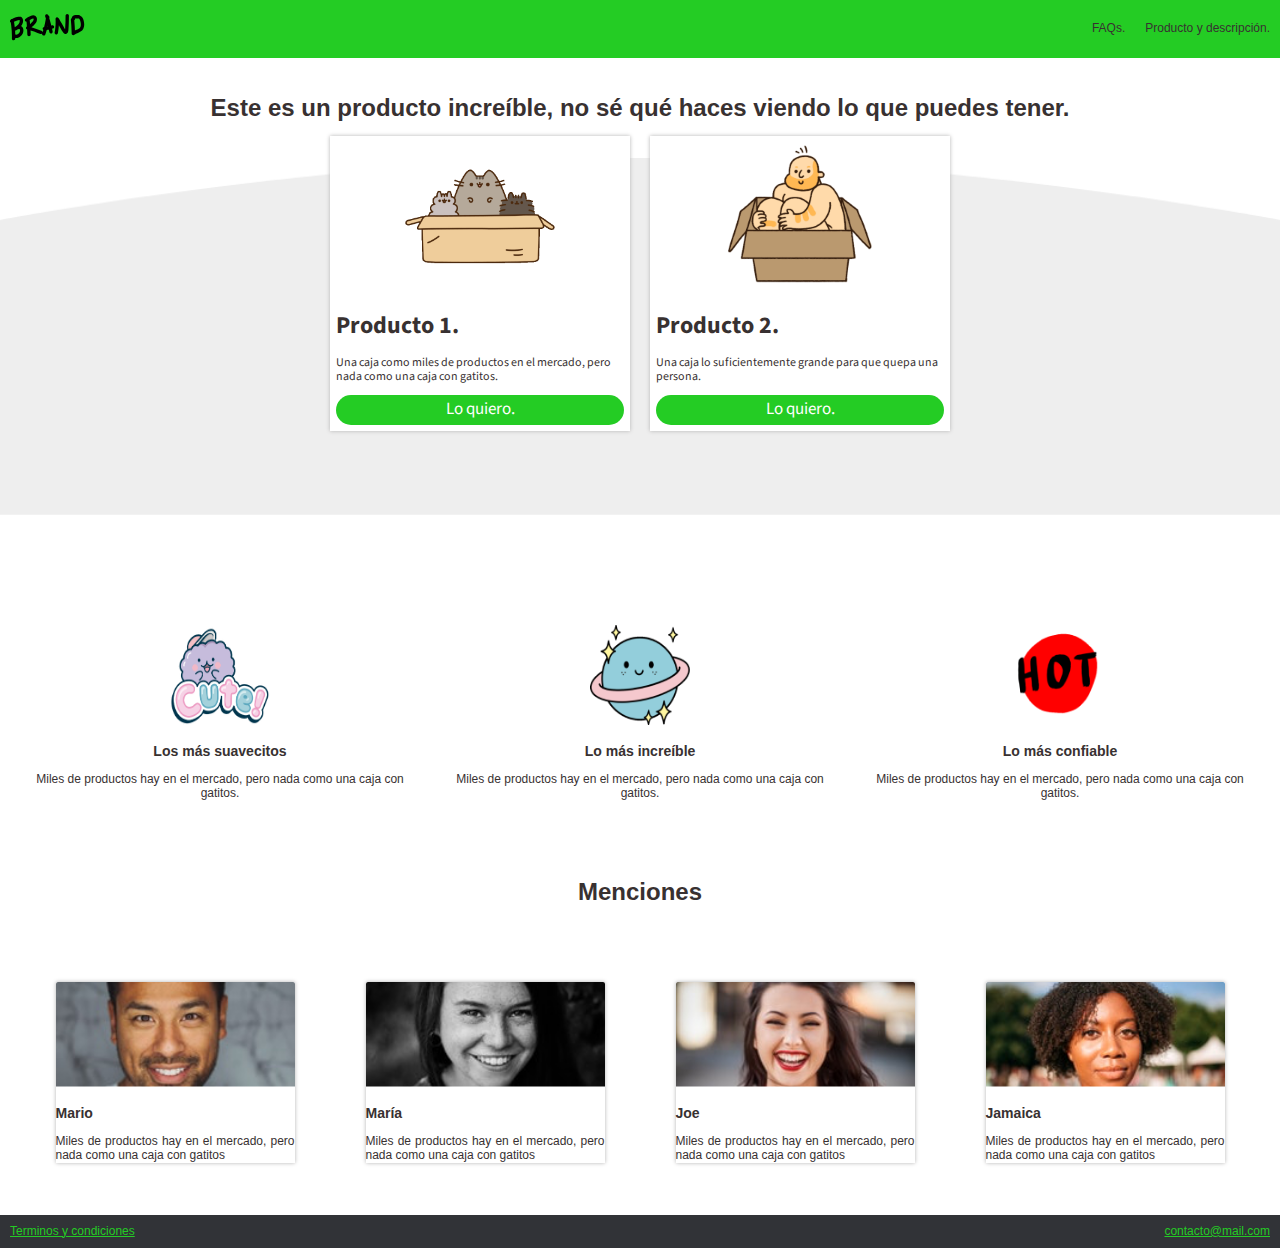
<file: index.html>
<!DOCTYPE html>
<html lang="es">
<head>
    <meta charset="UTF-8">
    <meta name="viewport" content="width=device-width, initial-scale=1.0">
    <meta http-equiv="X-UA-Compatible" content="ie=edge">
    <title>¡Brand! Donde encuentras las mejores cajas con gatitos</title>
    <link rel="stylesheet" href="css/estilos.css">
    <link rel="stylesheet" href="css/normalize.css">
    <link rel="stylesheet" href="css/mobile.css">
    <link rel="stylesheet" href="css/animation.css">
</head>
<body>
    <!-- Inicio Navbar. -->
    <nav class="fadeInDown">
        <div class="brand_image">
            <a href="index.html"><img src="img/logo.png" alt="Logo"></a>
        </div>
        <div class="nav_options">
            <ul>
                <li>
                    <a href="faqs.html">FAQs.</a>
                </li>
                <li>
                    <a href="producto.html">Producto y descripción.</a>
                </li>
            </ul>
        </div>
    </nav>
    <!-- Fin del NavBar. -->
    <!-- Inicio Main Section. -->
    <div class="main_section fadeIn">
        <h1>
            Este es un producto increíble, no sé qué haces viendo lo que puedes tener.
        </h1>
    </div>
    <div class="products">
        <div class="product fadeInUp">
            <div class="content">
                <div class="img_content">
                    <img src="img/box2.png" alt="Caja con gatos.">
                </div>
                <h1>
                    Producto 1.
                </h1>
                <p>Una caja como miles de productos en el mercado, pero nada como una caja con gatitos.</p>
                <button onclick="window.location='venta.html'" class="main_button">Lo quiero.</button>
            </div>
        </div>
        <div class="product fadeInUp">
            <div class="content">
                <div class="img_content">
                        <img src="img/box1.png" alt="Caja para una persona.">
                </div>
                
                <h1>
                    Producto 2.
                </h1>
                <p>Una caja lo suficientemente grande para que quepa una persona.</p>
                <button onclick="window.location='venta.html'" class="main_button">Lo quiero.</button>
            </div>
        </div>
    </div>
    <!-- Fin Main Section. -->
    <!-- Inicio sección de Características. -->
    <div class="Features">
        <div class="Box">
            <div class="box-content">
                    <div class="img-features">
                            <img src="img/cute.png" alt="Lindo" id="img-features">
                    </div>
                    <h3>Los más suavecitos</h3>
                    <p>Miles de productos hay en el mercado, pero nada como una caja con gatitos.</p>

            </div>
        </div>
        <div class="Box">
            <div class="box-content">
                    <div class="img-features">
                            <img src="img/planet.png" alt="Lindo" id="img-features">
                    </div>
                    <h3>Lo más increíble</h3>
                    <p>Miles de productos hay en el mercado, pero nada como una caja con gatitos.</p>

            </div>
        </div>
        <div class="Box">
            <div class="box-content">
                    <div class="img-features">
                            <img src="img/hot.png" alt="Lindo" id="img-features">
                    </div>
                    <h3>Lo más confiable</h3>
                    <p>Miles de productos hay en el mercado, pero nada como una caja con gatitos.</p>
            </div>
        </div>
    </div>
        
    <!-- Fin sección de Características. -->
    <!-- Inicio sección de comentarios -->
    <div class="main_section">
        <h1>Menciones</h1>
    </div>
    <div class="comments">
        <div class="people">
            <div class="people-content">
                <div class="img-people">
                    <img src="img/p1.png" alt="Mario" id="img-people">
                </div>
                <h3>Mario</h3>
            <p>Miles de productos hay en el mercado, pero nada como una caja con gatitos</p>
            </div>
        </div>
        <div class="people">
            <div class="people-content">
                <div class="img-people">
                    <img src="img/p2.png" alt="María" id="img-people">
                </div>
                <h3>María</h3>
            <p>Miles de productos hay en el mercado, pero nada como una caja con gatitos</p>
            </div>
        </div>
        <div class="people">
            <div class="people-content">
                <div class="img-people">
                    <img src="img/p3.png" alt="Joe" id="img-people">
                </div>
                <h3>Joe</h3>
            <p>Miles de productos hay en el mercado, pero nada como una caja con gatitos</p>
            </div>
        </div>
        <div class="people">
            <div class="people-content">
                <div class="img-people">
                    <img src="img/p4.png" alt="Jamaica" id="img-people">
                </div>
                <h3>Jamaica</h3>
            <p>Miles de productos hay en el mercado, pero nada como una caja con gatitos</p>
            </div>
        </div>
    </div>
    <!-- Fin Sección de comentarios. -->
    <!-- Inicio footer -->
    <footer>
        <nav class="footer">
            <div class="footer-options">
                <a href="condiciones.html">Terminos y condiciones</a>
            </div>
            <div class="footer-options">
                <a href="mailto:contacto@mail.com">contacto@mail.com</a>
            </div>
        </nav>
    </footer>
    <!-- Fin footer -->
    <script src="scripts/script.js"></script>
</body>
</html>
</file>
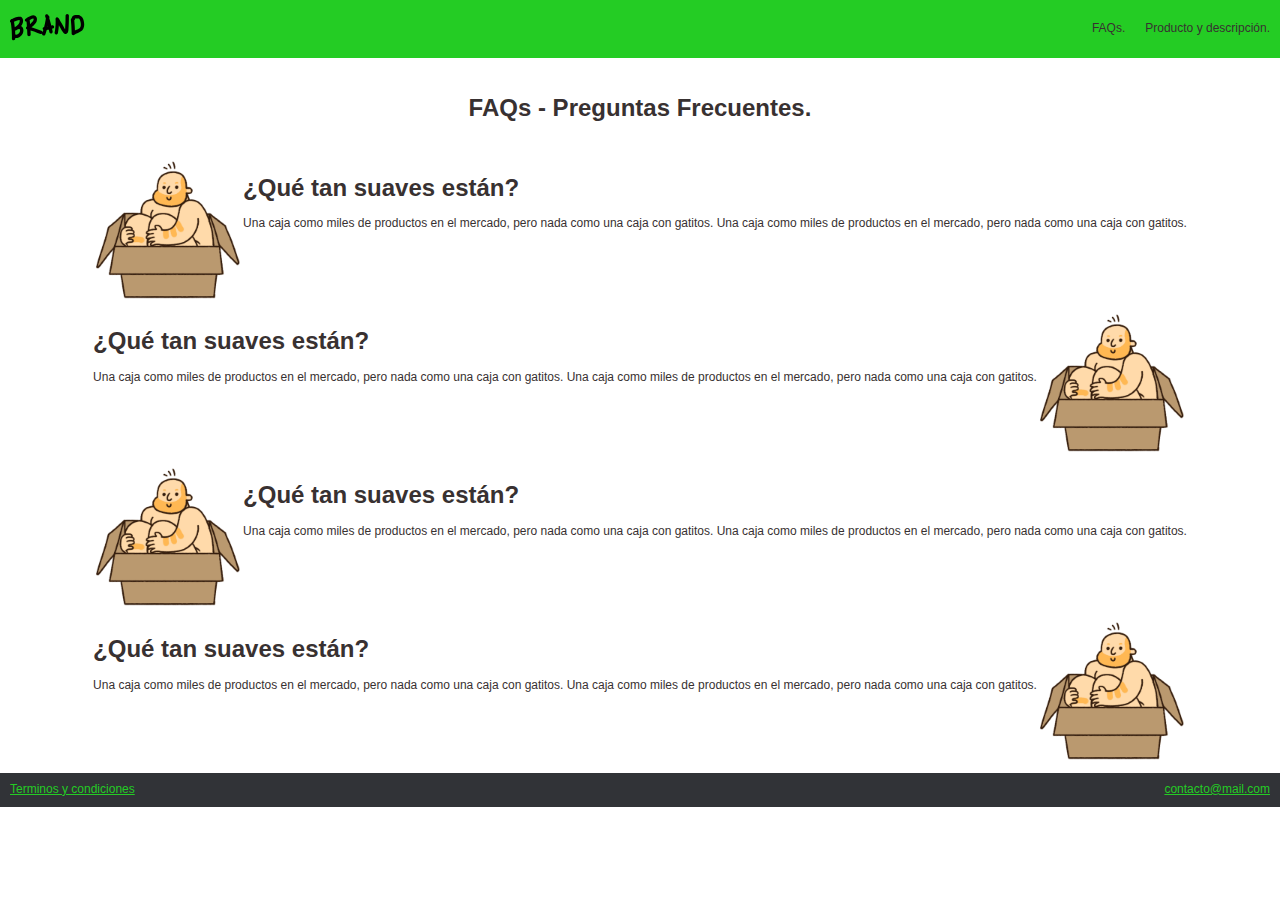
<file: condiciones.html>
<!DOCTYPE html>
<html lang="es">
<head>
    <meta charset="UTF-8">
    <meta name="viewport" content="width=device-width, initial-scale=1.0">
    <meta http-equiv="X-UA-Compatible" content="ie=edge">
    <title>Terminos y condiciones.</title>
    <link rel="stylesheet" href="css/estilos.css">
    <link rel="stylesheet" href="css/normalize.css">
    <link rel="stylesheet" href="css/mobile.css">
    <link rel="stylesheet" href="css/animation.css">
</head>
<body>
    <!-- Inicio Navbar. -->
    <nav class="fadeInDown">
        <div class="brand_image">
            <a href="index.html"><img src="img/logo.png" alt="Logo"></a>
        </div>
        <div class="nav_options">
            <ul>
                <li>
                        <a href="faqs.html">FAQs.</a>
                </li>
                <li>
                        <a href="producto.html">Producto y descripción.</a>
                </li>
            </ul>
        </div>
    </nav>
    <!-- Fin del NavBar. -->
    <!-- Inicio Main Section. -->
    <div class="main_section fadeIn">
        <h1>
            FAQs - Preguntas Frecuentes.
        </h1>
    </div>
    <!-- Inicio Sección FAQS -->
    <div class="condiciones">
        <div class="container">
            <div class="row">
                <div class="col-3">
                    <img src="img/box1.png" alt="">
                </div>
                <div class="col-9">
                    <h1>¿Qué tan suaves están?</h1>
                    <p>Una caja como miles de productos en el mercado, pero nada como una caja con gatitos. Una caja como miles de productos en el mercado, pero nada como una caja con gatitos.</p>
                </div>
            </div>
            <div class="row">
                <div class="col-9">
                    <h1>¿Qué tan suaves están?</h1>
                    <p>Una caja como miles de productos en el mercado, pero nada como una caja con gatitos. Una caja como miles de productos en el mercado, pero nada como una caja con gatitos.</p>
                </div>
                <div class="col-3">
                    <img src="img/box1.png" alt="">
                </div>
            </div>
            <div class="row">
                    <div class="col-3">
                        <img src="img/box1.png" alt="">
                    </div>
                <div class="col-9">
                    <h1>¿Qué tan suaves están?</h1>
                    <p>Una caja como miles de productos en el mercado, pero nada como una caja con gatitos. Una caja como miles de productos en el mercado, pero nada como una caja con gatitos.</p>
                </div>
            </div>
            <div class="row">
                <div class="col-9">
                    <h1>¿Qué tan suaves están?</h1>
                    <p>Una caja como miles de productos en el mercado, pero nada como una caja con gatitos. Una caja como miles de productos en el mercado, pero nada como una caja con gatitos.</p>
                </div>
                <div class="col-3">
                    <img src="img/box1.png" alt="">
                </div>
            </div>
        </div>
    </div>
    <!-- Inicio footer -->
    <footer>
        <nav class="footer">
            <div class="footer-options">
                <a href="condiciones.html">Terminos y condiciones</a>
            </div>
            <div class="footer-options">
                <a href="mailto:contacto@mail.com">contacto@mail.com</a>
            </div>
        </nav>
    </footer>
    <!-- Fin footer -->
    <script src="scripts/script.js"></script>
</body>
</html>
</file>
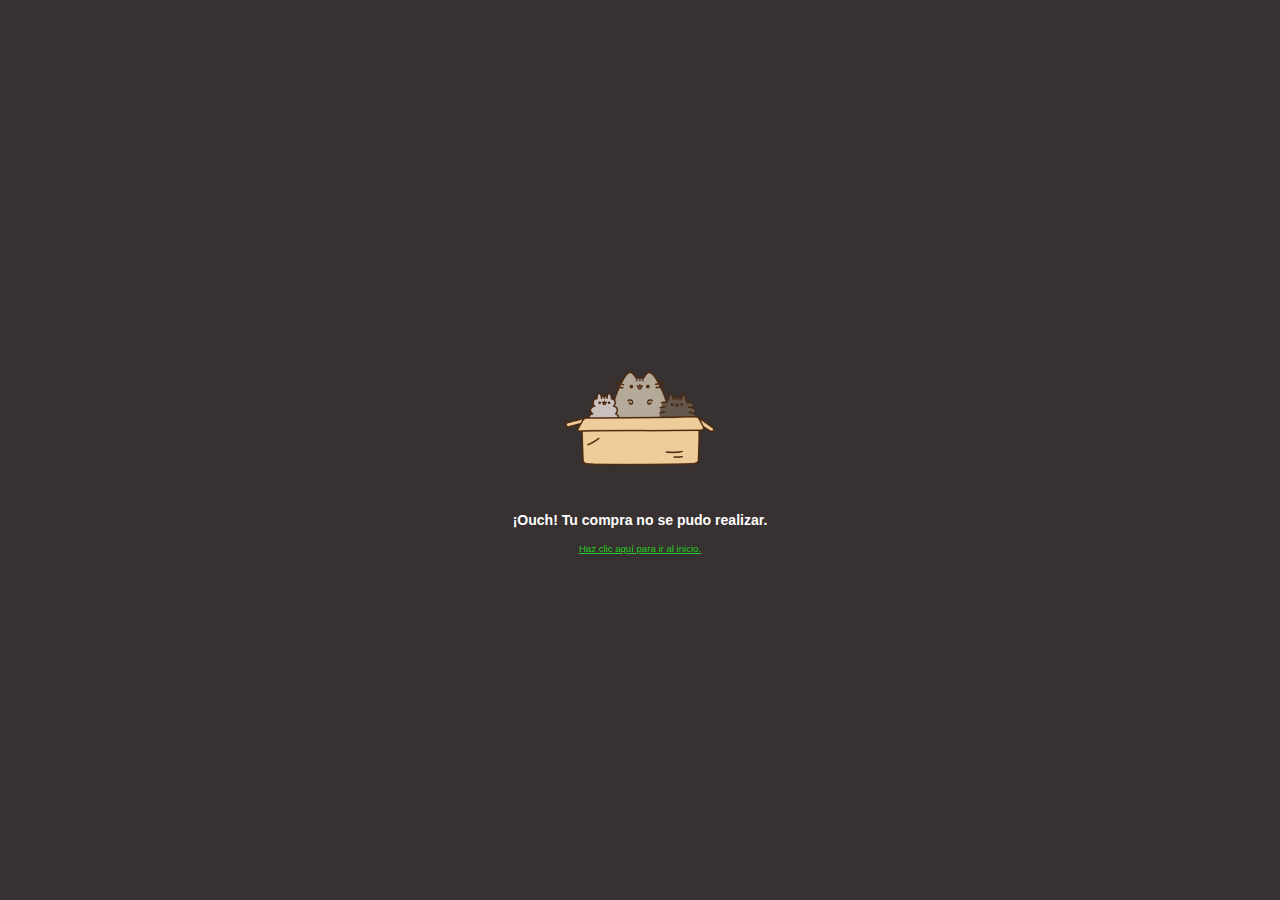
<file: fail.html>
<!DOCTYPE html>
<html lang="en">
<head>
    <meta charset="UTF-8">
    <meta name="viewport" content="width=device-width, initial-scale=1.0">
    <meta http-equiv="X-UA-Compatible" content="ie=edge">
    <title>No se pudo realizar la compra.</title>
    <link rel="stylesheet" href="css/normalize.css">
    <link rel="stylesheet" href="css/estilos.css">
    <link rel="stylesheet" href="css/animation.css">
    <link rel="stylesheet" href="css/paypal.css">
</head>
<body>
    <div class="content-paypal">
        <img src="img/box2.png" alt="">
        <h3>¡Ouch! Tu compra no se pudo realizar.</h3>
        <small><a href="index.html">Haz clic aquí para ir al inicio.</a></small>
    </div>
</body>
</html>
</file>
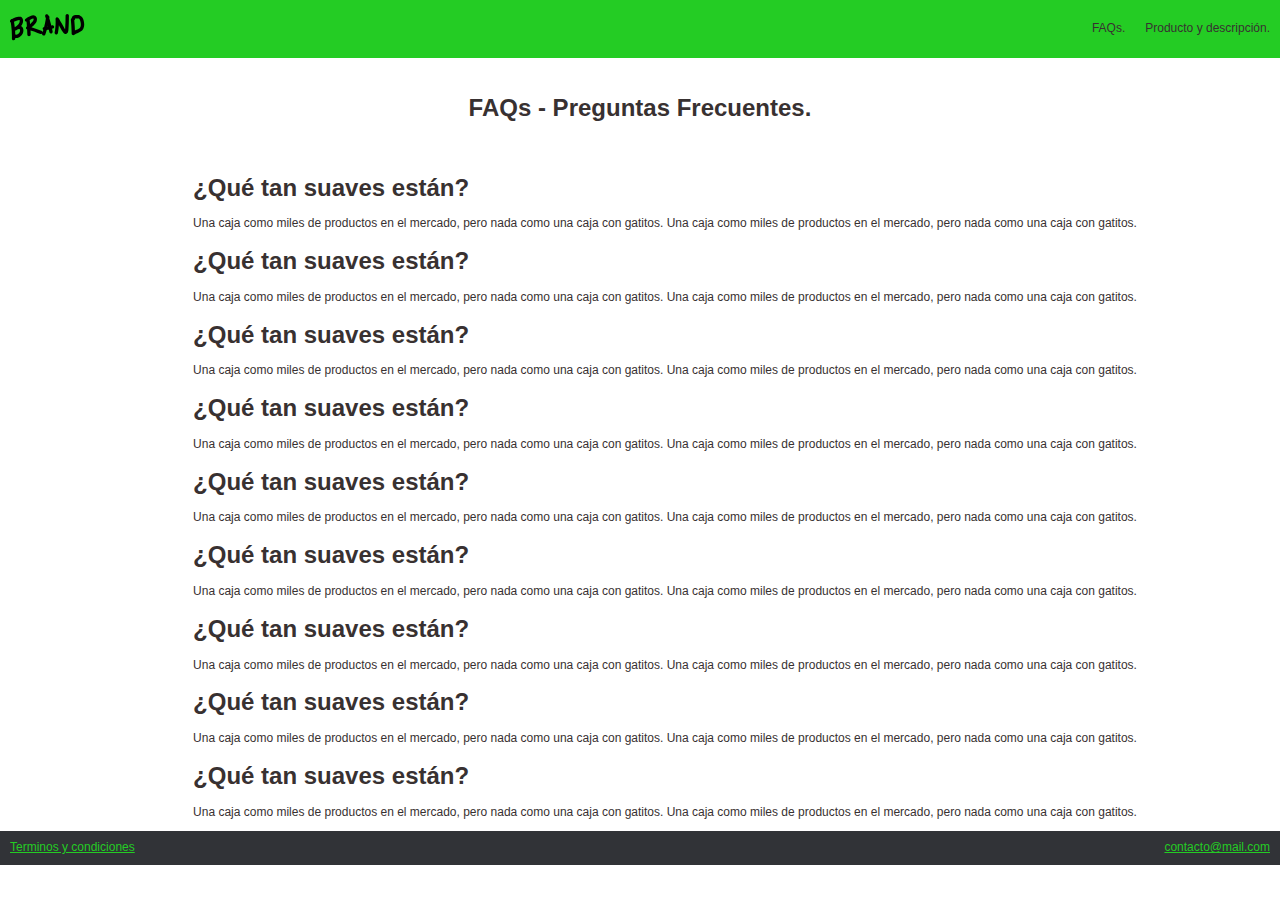
<file: faqs.html>
<!DOCTYPE html>
<html lang="es">
<head>
    <meta charset="UTF-8">
    <meta name="viewport" content="width=device-width, initial-scale=1.0">
    <meta http-equiv="X-UA-Compatible" content="ie=edge">
    <title>Preguntas frecuentes.</title>
    <link rel="stylesheet" href="css/estilos.css">
    <link rel="stylesheet" href="css/normalize.css">
    <link rel="stylesheet" href="css/mobile.css">
    <link rel="stylesheet" href="css/animation.css">
</head>
<body>
    <!-- Inicio Navbar. -->
    <nav class="fadeInDown">
        <div class="brand_image">
            <a href="index.html"><img src="img/logo.png" alt="Logo"></a>
        </div>
        <div class="nav_options">
            <ul>
                <li>
                        <a href="faqs.html">FAQs.</a>
                </li>
                <li>
                        <a href="producto.html">Producto y descripción.</a>
                </li>
            </ul>
        </div>
    </nav>
    <!-- Fin del NavBar. -->
    <!-- Inicio Main Section. -->
    <div class="main_section fadeIn">
        <h1>
            FAQs - Preguntas Frecuentes.
        </h1>
    </div>
    <!-- Inicio Sección FAQS -->
    <div class="faqs">
        <div class="container">
            <div class="row">
                <div class="col-12">
                    <h1>¿Qué tan suaves están?</h1>
                    <p>Una caja como miles de productos en el mercado, pero nada como una caja con gatitos. Una caja como miles de productos en el mercado, pero nada como una caja con gatitos.</p>
                </div>
            </div>
            <div class="row">
                <div class="col-12">
                    <h1>¿Qué tan suaves están?</h1>
                    <p>Una caja como miles de productos en el mercado, pero nada como una caja con gatitos. Una caja como miles de productos en el mercado, pero nada como una caja con gatitos.</p>
                </div>
            </div>
            <div class="row">
                <div class="col-12">
                    <h1>¿Qué tan suaves están?</h1>
                    <p>Una caja como miles de productos en el mercado, pero nada como una caja con gatitos. Una caja como miles de productos en el mercado, pero nada como una caja con gatitos.</p>
                </div>
            </div>
            <div class="row">
                <div class="col-12">
                    <h1>¿Qué tan suaves están?</h1>
                    <p>Una caja como miles de productos en el mercado, pero nada como una caja con gatitos. Una caja como miles de productos en el mercado, pero nada como una caja con gatitos.</p>
                </div>
            </div>
            <div class="row">
                <div class="col-12">
                    <h1>¿Qué tan suaves están?</h1>
                    <p>Una caja como miles de productos en el mercado, pero nada como una caja con gatitos. Una caja como miles de productos en el mercado, pero nada como una caja con gatitos.</p>
                </div>
            </div>
            <div class="row">
                <div class="col-12">
                    <h1>¿Qué tan suaves están?</h1>
                    <p>Una caja como miles de productos en el mercado, pero nada como una caja con gatitos. Una caja como miles de productos en el mercado, pero nada como una caja con gatitos.</p>
                </div>
            </div>
            <div class="row">
                <div class="col-12">
                    <h1>¿Qué tan suaves están?</h1>
                    <p>Una caja como miles de productos en el mercado, pero nada como una caja con gatitos. Una caja como miles de productos en el mercado, pero nada como una caja con gatitos.</p>
                </div>
            </div>
            <div class="row">
                <div class="col-12">
                    <h1>¿Qué tan suaves están?</h1>
                    <p>Una caja como miles de productos en el mercado, pero nada como una caja con gatitos. Una caja como miles de productos en el mercado, pero nada como una caja con gatitos.</p>
                </div>
            </div>
            <div class="row">
                <div class="col-12">
                    <h1>¿Qué tan suaves están?</h1>
                    <p>Una caja como miles de productos en el mercado, pero nada como una caja con gatitos. Una caja como miles de productos en el mercado, pero nada como una caja con gatitos.</p>
                </div>
            </div>
        </div>
    </div>
    <!-- Inicio footer -->
    <footer>
        <nav class="footer">
            <div class="footer-options">
                <a href="condiciones.html">Terminos y condiciones</a>
            </div>
            <div class="footer-options">
                <a href="mailto:contacto@mail.com">contacto@mail.com</a>
            </div>
        </nav>
    </footer>
    <!-- Fin footer -->
    <script src="scripts/script.js"></script>
</body>
</html>
</file>
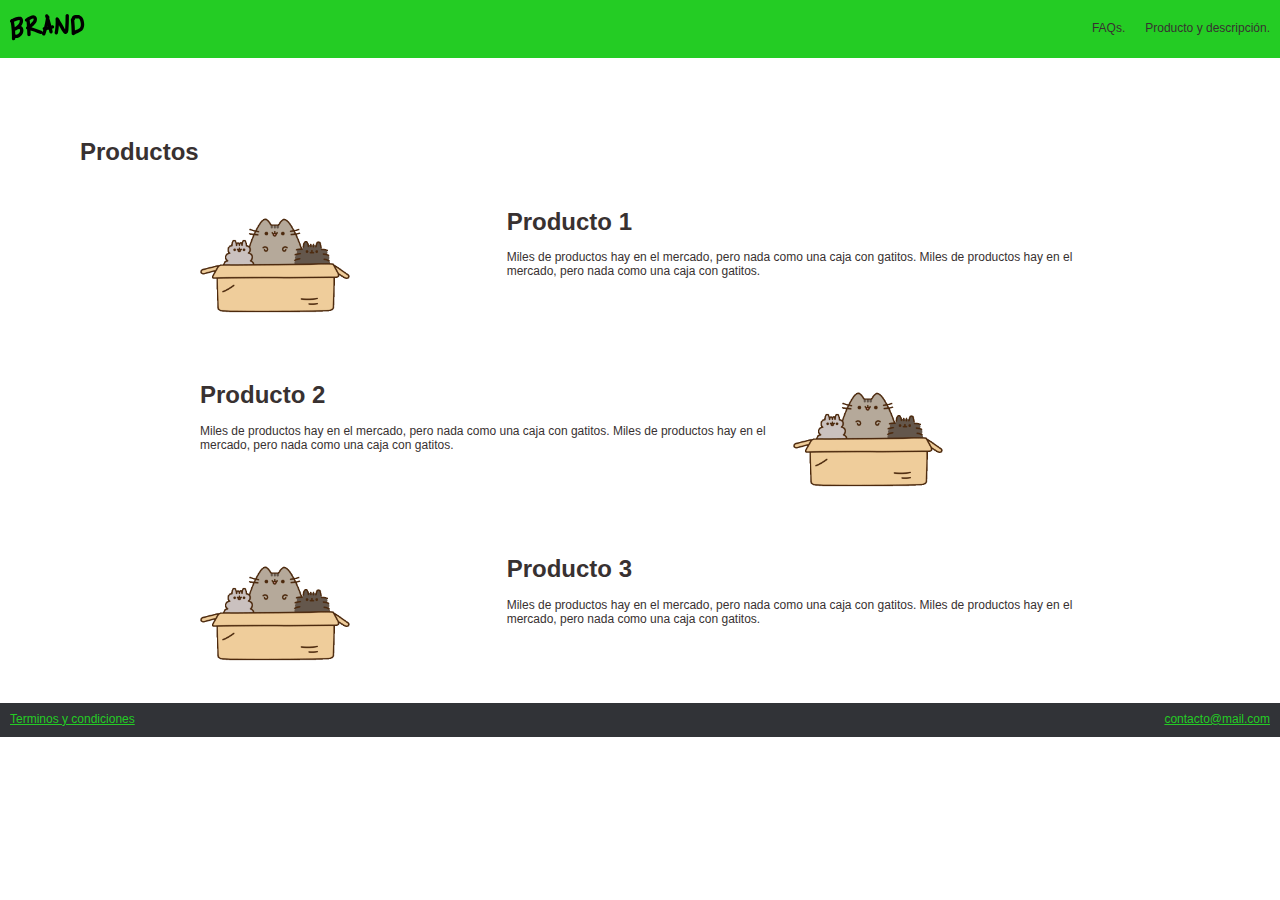
<file: producto.html>
<!DOCTYPE html>
<html lang="es">
<head>
    <meta charset="UTF-8">
    <meta name="viewport" content="width=device-width, initial-scale=1.0">
    <meta http-equiv="X-UA-Compatible" content="ie=edge">
    <title>Nuestros Productos.</title>
    <link rel="stylesheet" href="css/estilos.css">
    <link rel="stylesheet" href="css/normalize.css">
    <link rel="stylesheet" href="css/mobile.css">
    <link rel="stylesheet" href="css/animation.css">
    <link rel="stylesheet" href="css/grid.css">
</head>
<body>
    <!-- Inicio Navbar. -->
    <nav class="fadeInDown">
        <div class="brand_image">
            <a href="index.html"><img src="img/logo.png" alt="Logo"></a>
        </div>
        <div class="nav_options">
            <ul>
                <li>
                    <a href="faqs.html">FAQs.</a>
                </li>
                <li>
                    <a href="producto.html">Producto y descripción.</a>
                </li>
            </ul>
        </div>
    </nav>
    <!-- Fin del NavBar. -->
    <div class="main-section">
        <h1>Productos</h1>
    </div>
    <!-- Inicio Grillas -->
    <div class="container">
        <div class="row">
            <div class="col-4">
                <img src="img/box2.png" alt="">
            </div>
            <div class="col-8">
                <h1>Producto 1</h1>
                <p>Miles de productos hay en el mercado, pero nada como una caja con gatitos. Miles de productos hay en el mercado, pero nada como una caja con gatitos.</p>
            </div>
        </div>
        <div class="row">
            <div class="col-8">
                <h1>Producto 2</h1>
                <p>Miles de productos hay en el mercado, pero nada como una caja con gatitos. Miles de productos hay en el mercado, pero nada como una caja con gatitos.</p>
            </div>
            <div class="col-4">
                <img src="img/box2.png" alt="">
            </div>
        </div>
        <div class="row">
            <div class="col-4">
                <img src="img/box2.png" alt="">
            </div>
            <div class="col-8">
                <h1>Producto 3</h1>
                <p>Miles de productos hay en el mercado, pero nada como una caja con gatitos. Miles de productos hay en el mercado, pero nada como una caja con gatitos.</p>
            </div>
        </div>
    </div>
    <!-- Fin Grillas -->
    <!-- Inicio footer -->
    <footer>
        <nav class="footer">
            <div class="footer-options">
                <a href="condiciones.html">Terminos y condiciones</a>
            </div>
            <div class="footer-options">
                <a href="mailto:contacto@mail.com">contacto@mail.com</a>
            </div>
        </nav>
    </footer>
    <!-- Fin footer -->
    <script src="scripts/script.js"></script>
</body>
</html>
</file>
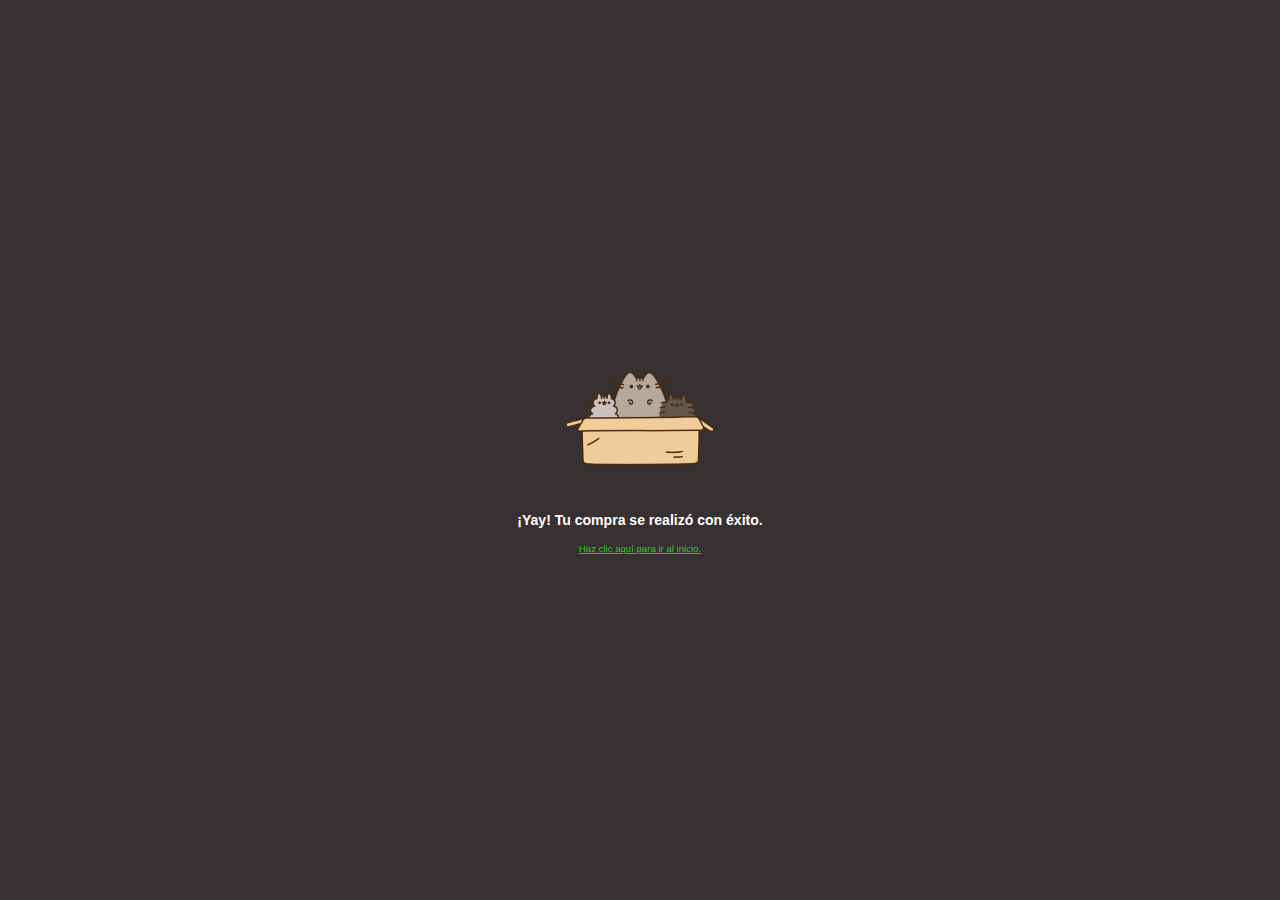
<file: success.html>
<!DOCTYPE html>
<html lang="en">
<head>
    <meta charset="UTF-8">
    <meta name="viewport" content="width=device-width, initial-scale=1.0">
    <meta http-equiv="X-UA-Compatible" content="ie=edge">
    <title>Éxito.</title>
    <link rel="stylesheet" href="css/normalize.css">
    <link rel="stylesheet" href="css/estilos.css">
    <link rel="stylesheet" href="css/animation.css">
    <link rel="stylesheet" href="css/paypal.css">
</head>
<body>
    <div class="content-paypal">
        <img src="img/box2.png" alt="">
        <h3>¡Yay! Tu compra se realizó con éxito.</h3>
        <small><a href="index.html">Haz clic aquí para ir al inicio.</a></small>
    </div>
</body>
</html>
</file>
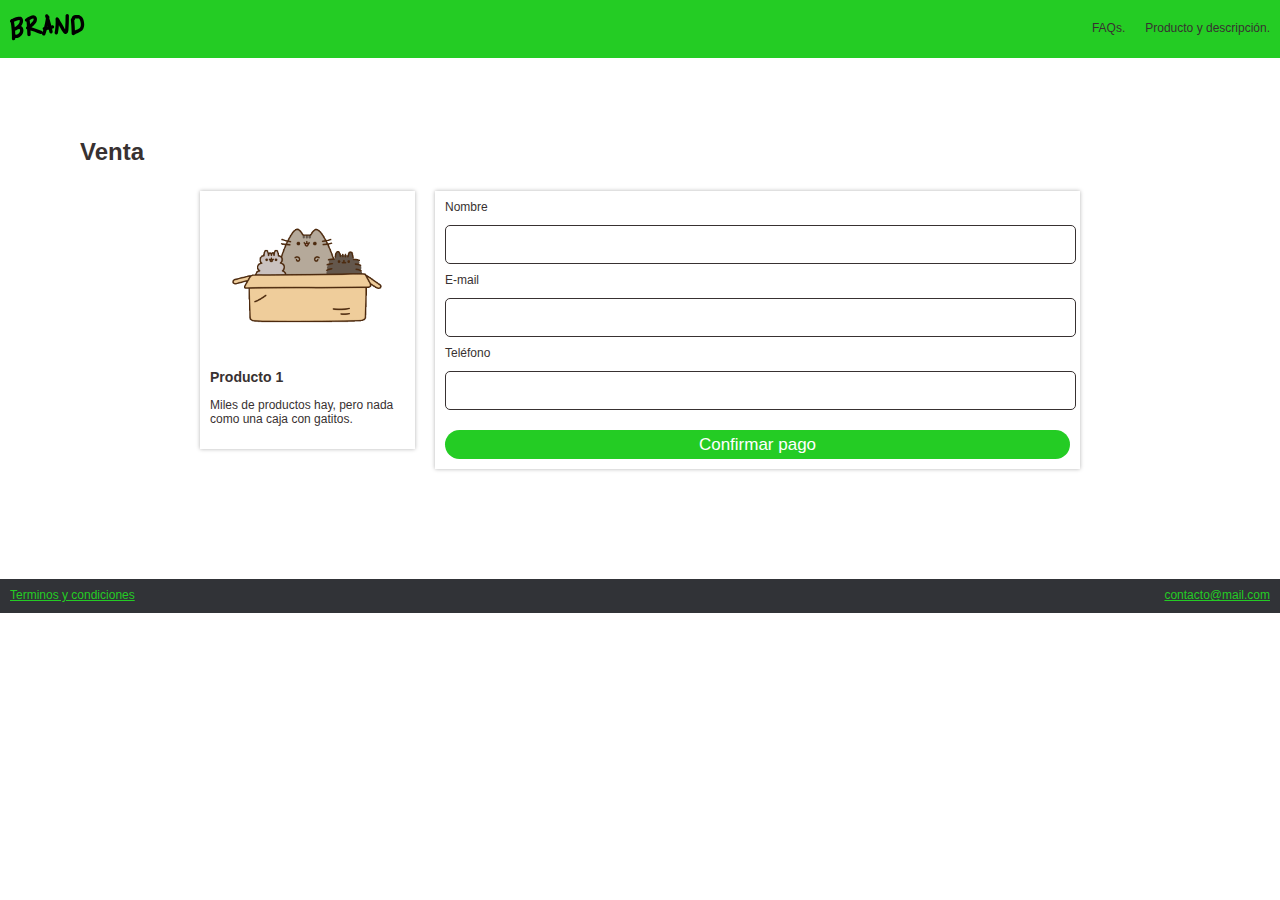
<file: venta.html>
<!DOCTYPE html>
<html lang="es">
<head>
    <meta charset="UTF-8">
    <meta name="viewport" content="width=device-width, initial-scale=1.0">
    <meta http-equiv="X-UA-Compatible" content="ie=edge">
    <title>Adquiere aquí la mejor caja con gatitos del mercado.</title>
    <link rel="stylesheet" href="css/estilos.css">
    <link rel="stylesheet" href="css/normalize.css">
    <link rel="stylesheet" href="css/mobile.css">
    <link rel="stylesheet" href="css/animation.css">
    <link rel="stylesheet" href="css/grid.css">
</head>
<body>
    <!-- Inicio Navbar. -->
    <nav class="fadeInDown">
        <div class="brand_image">
            <a href="index.html"><img src="img/logo.png" alt="Logo"></a>
        </div>
        <div class="nav_options">
            <ul>
                <li>
                    <a href="faqs.html">FAQs.</a>
                </li>
                <li>
                    <a href="producto.html"">Producto y descripción.</a>
                </li>
            </ul>
        </div>
    </nav>
    <!-- Fin del NavBar. -->
    <div class="main-section">
        <h1>Venta</h1>
    </div>
    <!-- Inicio Formulario de ventas -->
    <div class="container">
        <div class="row">
            <div class="col-4">
                <div class="modulo_pago">
                    <div class="img_pago">
                        <img src="img/box2.png" alt="Caja con gatitos">
                    </div>
                    <h3>Producto 1</h3>
                    <p>Miles de productos hay, pero nada como una caja con gatitos.</p>
                </div>
            </div>
            <div class="col-12">
                <div class="modulo_pago">
                    <form action="https://www.paypal.com/cgi-bin/webscr?cmd=_s-xclick&hosted_button_id=E9325UTUYSNW8" method="POST">
                        <label for="name">Nombre</label><br>
                        <input type="text" name="name" id="name" class="data" required><br>
                        <label for="email">E-mail</label><br>
                        <input type="text" name="email" id="email" class="data" required><br>
                        <label for="phone">Teléfono</label><br>
                        <input type="number" name="phone" id="phone" class="data" required><br>
                        <input type="submit" value="Confirmar pago" class="main_button boton-pago">
                    </form>
                </div>
            </div>
        </div>
    </div>
    <!-- Fin Formulario de ventas -->
    <!-- Inicio footer -->
    <footer>
        <nav class="footer">
            <div class="footer-options">
                <a href="condiciones.html">Terminos y condiciones</a>
            </div>
            <div class="footer-options">
                <a href="mailto:contacto@mail.com">contacto@mail.com</a>
            </div>
        </nav>
    </footer>
    <!-- Fin footer -->
    <script src="scripts/script.js"></script>
</body>
</html>
</file>
<file: css/estilos.css>
@import url('https://fonts.googleapis.com/css?family=Source+Sans+Pro:400,700&display=swap');
/* Variable */
:root{
    --green-color:rgb(36, 204, 36);
    --white-color:white;
    --black-color:#383131;
    --footer-color:#313337;
    /* Espaciado */
    --Space10:10px;
    /* Box shadow */
    --box: 0 0 4px #b3b2b2;
    /* Tamaño imagenes */
    --width: 100px;
    --height: 100px;
}
/* Fin Variables */
html, body{
    padding: 0px;
    margin: 0px;
    font-size: 12px;
    font-family: Arial, Helvetica, sans-serif;
    color:var(--black-color);
}
nav{
    background-color: var(--green-color);
    padding: var(--Space10);
    display: flex;
    justify-content: space-between;
    align-items: center;
}
nav ul{
    display: flex;
}
nav li{
    padding-left: 20px;
    list-style: none;
    
}

nav li a{
    color: var(--black-color);
    text-decoration: none;
}
nav li a:hover{
    color:var(--white-color);
}

label input{
    font-size: 12px;
}

.main_section{
    padding: 20px;
    text-align: center;
}
.products{
    background-image: url("../img/curve.png");
    max-height: 50px;
    background-size: cover;
    background-position: center top;
    padding: 12%;
    display: flex;
    justify-content: center;
    margin-bottom: 80px;
}
.product{
    padding: var(--Space10);
    margin-top: -19%;
    font-family: 'Source Sans Pro', sans-serif;
    font-size: 12px;
    width: 300px;
}
.product .content{
    background-color: var(--white-color);
    padding: 2%;
    box-shadow: var(--box);

}
.img_content{
    text-align: center;
}
.main_button{
    background-color: var(--green-color);
    width: 100%;
    padding: 5px;
    color: var(--white-color);
    font-size: 17px;
    border: 0;
    border-radius: 20px;
}
.main_button:hover{
    background-color: #0bb80b;
    cursor: pointer;
}
.Features{
    padding: var(--Space10);
    display: flex;
    margin: auto;
    text-align: center;
    justify-content: center;
}
.Box{
    color:var(--black-color);
    width: 60%;
    margin: auto;
}
.Features .Box{
    background-color: white;
    padding: 20px;
}
.img-features{
    text-align: center;
}
#img-features{
    width: var(--width);
    height: var(--height);
}
.comments{
    padding: var(--Space10);
    display: flex;
    text-align: justify;
    justify-content: center;
    margin: var(--Space10);
}
.people{
    color:var(--black-color);
    padding: 20px;
    width: 239px;
    margin: auto;
}
.people .people-content{
    background-color: white;
    padding: 0px;
    
    box-shadow: var(--box);
}
.people-content{
    margin-bottom: 10px;
}
.footer{
    background-color: var(--footer-color);
    scroll-margin-block: 0px;
}
.footer-options{
    color:white;
}
footer a{
    color:var(--green-color);
}


/* venta */
.modulo_pago{
    background-color: var(--white-color);
    box-shadow: var(--box);
    padding: var(--Space10);
    margin-bottom: 100px;
}
.img_pago{
    max-width: 150px;
    text-align: center;
    margin: auto;
    width: 100%;
}
.data{
    margin-top: 10px;
    width: 100%;
    height: 35px;
    border-radius: 5px;
    border: 1px solid var(--black-color);
    margin-bottom: 10px;
}

.modulo_pago .main_button{
    margin-top: 10px;
}
/* PREGUNTAS FRECUENTES */
.faqs{
    text-align: justify;
    margin: auto;
    display: inherit;
    justify-content: center;
    padding-left: 100px;
    padding-right: 50px;
}

.faqs .container .row{
    justify-items: center;
}

/* TERMINOS Y CONDICIONES */
.condiciones{
    text-align: justify;
    margin: auto;
    display: flex;
    justify-content: center;
    padding-left: 50px;
    padding-right: 50px;
}
.condiciones .container .row{
    justify-items: center;
    display: flex;
}
</file>
<file: css/mobile.css>
@media (max-width: 600px){
    .products{
        display: inherit;
        height: auto;
        max-height: 100%;
    }
    .product{
        margin-top: auto;
        margin: auto;
    }
    .main_section{
        padding: 4%;
    }
    .Features, .comments{
        display: inherit;
        /* margin-top: auto; */
        height: auto;
        justify-content: center;
    }
}
</file>
<file: css/animation.css>
.fadeIn{
    -webkit-animation-duration: 4s;
    animation-duration: 4s;
    animation-fill-mode: both;
    -webkit-animation-fill-mode: both;
    -webkit-animation-name: fadeIn;
    animation-name: fadeIn;
}

@keyframes fadeIn {
    from{
        opacity: 0;
    }
    to{
        opacity: 1;
    }
}

.fadeInDown{
    -webkit-animation-duration: 1s;
    animation-duration: 1s;
    animation-fill-mode: both;
    -webkit-animation-fill-mode: both;
    -webkit-animation-name: fadeInDown;
    animation-name: fadeInDown;
}
@keyframes fadeInDown {
    from{
        opacity: 0;
        --webkit-transform: translate3d(0, -100%, 0);
        transform: translate3d(0, -100%, 0);
    }
    to{
        opacity: 1;
        --webkit-transform: translate3d(0, 0, 0);
        transform: translate3d(0, -0, 0);
    }
}
.fadeInUp{
    -webkit-animation-duration: 1s;
    animation-duration: 1s;
    animation-fill-mode: both;
    -webkit-animation-fill-mode: both;
    -webkit-animation-name: fadeInUp;
    animation-name: fadeInUp;
}
@keyframes fadeInUp {
    from{
        opacity: 0;
        --webkit-transform: translate3d(0, -100%, 0);
        transform: translate3d(0, 100%, 0);
    }
    to{
        opacity: 1;
        --webkit-transform: translate3d(0, 0, 0);
        transform: translate3d(0, -0, 0);
    }
}
</file>
<file: css/paypal.css>
body{
    background-color: var(--black-color);
    text-align: center;
    color: var(--white-color);
    display: flex;
    justify-content: center;
    align-items: center;
    height: 100vh;
}
.content-paypal a{
    color: var(--green-color);
}
</file>
<file: css/grid.css>
.main-section{
    margin-left: 80px;
    text-align: justify;
    margin-top: 80px;
}
.container{
    max-width: 900px;
    margin: auto;
}
.row{
    display: flex;
}

.col-1{
    width: 8.33333%;
}
.col-2{
    width: 16.66666%;
}
.col-3{
    width: 24.99999%;
}
.col-4{
    width: 33.33332%;
}
.col-5{
    width: 41.66665%;
}
.col-6{
    width: 49.99998%;
}
.col-7{
    width: 58.33331%;
}
.col-8{
    width: 66.66664%;
}
.col-9{
    width: 74.99997%;
}
.col-10{
    width: 83.3333%;
}
.col-11{
    width: 91.66663%;
}
.col-12{
    width: 100%;
}
/* Container > row > column */

.col-1, .col-2, .col-3, .col-4, .col-5, .col-6, .col-7, .col-8, .col-9, .col-10, .col-11, .col-12{
    padding: 10px;
}

@media (max-width: 600px){
    .row{
        display: inherit;
    }
    .col-1,.col-2,.col-3,.col-4,.col-5,.col-6,.col-7,.col-8,.col-9,.col-10,.col-11,.col-12{
        width: 100%;
    }
}
</file>
